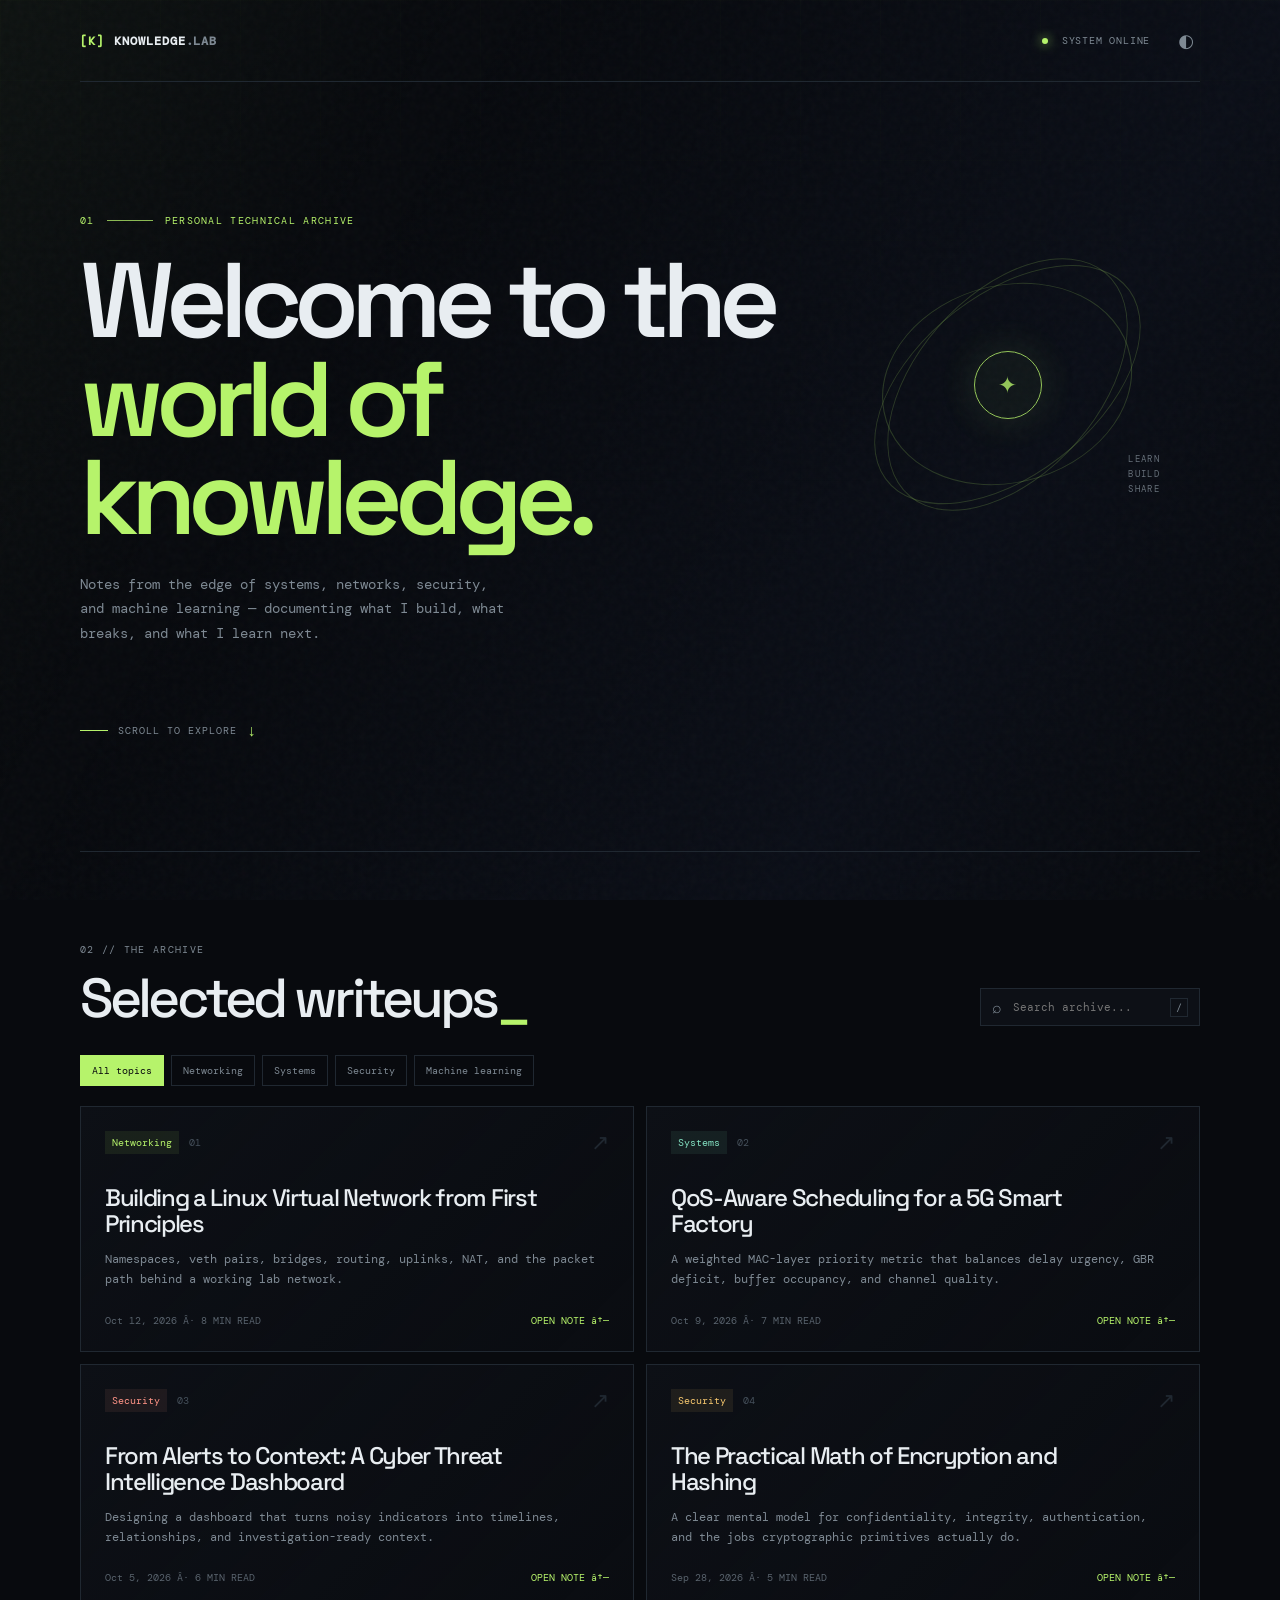
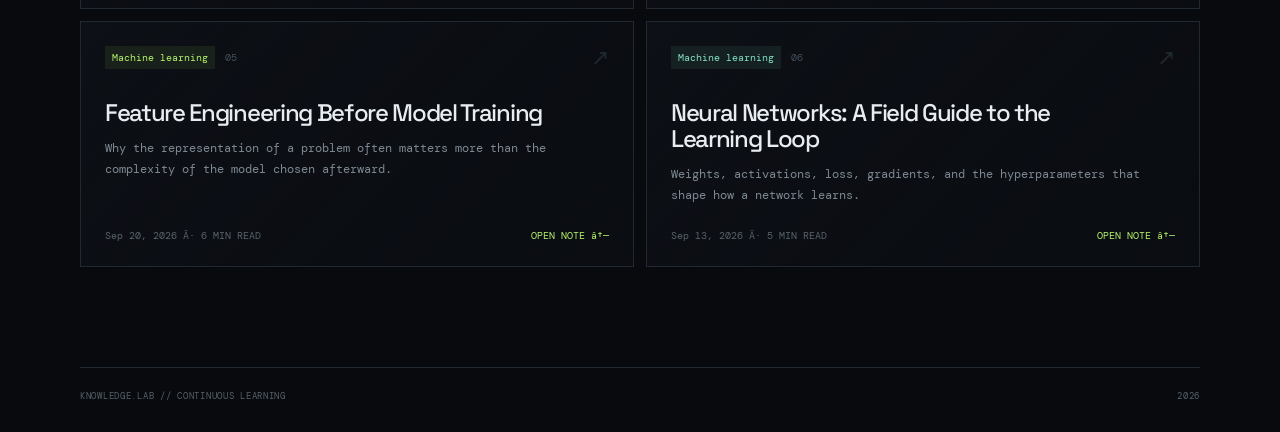
<file: index.html>
<!doctype html>
<html lang="en">
  <head>
    <meta charset="UTF-8" />
    <meta name="viewport" content="width=device-width, initial-scale=1.0" />
    <meta name="description" content="Technical writeups on networking, systems, security, and machine learning." />
    <title>Knowledge // Writeups</title>
    <link rel="stylesheet" href="styles.css" />
  </head>
  <body>
    <div class="site-grid" aria-hidden="true"></div>
    <header class="topbar">
      <a class="brand" href="#top"><span class="brand-symbol">[K]</span><span>KNOWLEDGE<span class="brand-dim">.LAB</span></span></a>
      <div class="topbar-right"><span class="system-status"><i></i> SYSTEM ONLINE</span><button class="theme-button" id="themeToggle" aria-label="Toggle theme">◐</button></div>
    </header>
    <main id="top">
      <section class="entry-section">
        <div class="entry-kicker"><span>01</span><b></b><span>PERSONAL TECHNICAL ARCHIVE</span></div>
        <h1>Welcome to the<br /><span>world of knowledge.</span></h1>
        <p class="entry-intro">Notes from the edge of systems, networks, security, and machine learning — documenting what I build, what breaks, and what I learn next.</p>
        <a class="scroll-cue" href="#writeups"><span class="scroll-line"></span>SCROLL TO EXPLORE <strong>↓</strong></a>
        <div class="entry-orb" aria-hidden="true"><span class="orb-core">✦</span><span class="orb-ring ring-a"></span><span class="orb-ring ring-b"></span><span class="orb-ring ring-c"></span><small>LEARN<br />BUILD<br />SHARE</small></div>
      </section>
      <section class="writeups-section" id="writeups">
        <div class="section-header">
          <div><div class="section-label">02 // THE ARCHIVE</div><h2>Selected writeups<span class="accent">_</span></h2></div>
          <label class="search-box" for="searchInput"><span>⌕</span><input id="searchInput" type="search" placeholder="Search archive..." autocomplete="off" /><kbd>/</kbd></label>
        </div>
        <div class="filter-row" id="filterRow" role="group" aria-label="Filter writeups"></div>
        <div class="writeup-grid" id="writeupGrid"></div>
        <div class="empty-state hidden" id="emptyState"><span>∅</span><p>NO MATCHING NOTES FOUND</p></div>
      </section>
    </main>
    <footer class="footer"><span>KNOWLEDGE.LAB // CONTINUOUS LEARNING</span><span id="year"></span></footer>
    <dialog class="writeup-modal" id="writeupModal"><button class="modal-close" id="modalClose" aria-label="Close writeup">×</button><div id="modalContent"></div></dialog>
    <script src="writeups.js"></script>
    <script src="app.js"></script>
  </body>
</html>
</file>
<file: styles.css>
@import url('https://fonts.googleapis.com/css2?family=DM+Mono:wght@400;500&family=Space+Grotesk:wght@400;500;600;700&display=swap');
:root{--bg:#080a0e;--surface:#0d1016;--surface-2:#11151d;--ink:#e8edf1;--muted:#7e8993;--line:#202831;--green:#b6f36b;--blue:#83b7ff;--red:#ff7c6c}*{box-sizing:border-box}html{scroll-behavior:smooth}body{margin:0;min-height:100vh;overflow-x:hidden;background:var(--bg);color:var(--ink);font-family:'Space Grotesk',system-ui,sans-serif}body:before{content:'';position:fixed;z-index:-2;inset:0;background:linear-gradient(120deg,rgba(182,243,107,.04),transparent 27%,rgba(91,129,255,.04) 72%,transparent);pointer-events:none}body:after{content:'';position:fixed;z-index:-1;inset:0;opacity:.035;background-image:url("data:image/svg+xml,%3Csvg viewBox='0 0 180 180' xmlns='http://www.w3.org/2000/svg'%3E%3Cfilter id='n'%3E%3CfeTurbulence type='fractalNoise' baseFrequency='.8' numOctaves='3' stitchTiles='stitch'/%3E%3C/filter%3E%3Crect width='100%25' height='100%25' filter='url(%23n)' opacity='.8'/%3E%3C/svg%3E");pointer-events:none}a{color:inherit;text-decoration:none}button,input{font:inherit}.site-grid{position:fixed;z-index:-1;inset:0;opacity:.45;background-image:linear-gradient(rgba(182,243,107,.035) 1px,transparent 1px),linear-gradient(90deg,rgba(182,243,107,.035) 1px,transparent 1px);background-size:80px 80px;mask-image:linear-gradient(to bottom,black,transparent 75%);pointer-events:none}.topbar,main,.footer{width:min(1120px,calc(100% - 64px));margin:0 auto}.topbar{height:82px;display:flex;align-items:center;justify-content:space-between;border-bottom:1px solid var(--line)}.brand{display:flex;gap:10px;align-items:center;color:var(--ink);font:600 12px 'DM Mono',monospace;letter-spacing:.08em}.brand-symbol{color:var(--green)}.brand-dim{color:var(--muted)}.topbar-right{display:flex;align-items:center;gap:22px}.system-status{color:var(--muted);font:10px 'DM Mono',monospace;letter-spacing:.08em}.system-status i{display:inline-block;width:6px;height:6px;margin-right:7px;border-radius:50%;background:var(--green);box-shadow:0 0 11px var(--green)}.theme-button{border:0;color:var(--muted);background:transparent;cursor:pointer;font-size:18px}.entry-section{position:relative;min-height:610px;padding:132px 0 110px;border-bottom:1px solid var(--line)}.entry-kicker,.section-label{display:flex;align-items:center;gap:12px;color:var(--green);font:10px 'DM Mono',monospace;letter-spacing:.13em}.entry-kicker b{width:46px;height:1px;background:var(--green);opacity:.75}.entry-section h1{max-width:760px;margin:25px 0 24px;font:600 clamp(54px,9vw,106px)/.93 'Space Grotesk',sans-serif;letter-spacing:-.075em}.entry-section h1 span{color:var(--green)}.entry-intro{max-width:430px;margin:0;color:var(--muted);font:14px/1.75 'DM Mono',monospace}.scroll-cue{display:flex;align-items:center;gap:10px;width:max-content;margin-top:75px;color:var(--muted);font:10px 'DM Mono',monospace;letter-spacing:.1em}.scroll-cue strong{color:var(--green);font-size:16px;font-weight:400}.scroll-line{display:block;width:28px;height:1px;background:var(--green)}.entry-orb{position:absolute;right:45px;top:155px;width:295px;height:295px;border-radius:50%;opacity:.8}.orb-core{position:absolute;top:50%;left:50%;z-index:2;display:grid;place-items:center;width:68px;height:68px;transform:translate(-50%,-50%);border:1px solid var(--green);border-radius:50%;color:var(--green);background:rgba(182,243,107,.05);box-shadow:0 0 45px rgba(182,243,107,.16);font-size:23px}.orb-ring{position:absolute;inset:12%;border:1px solid rgba(182,243,107,.23);border-radius:50%;transform:rotate(26deg) skewX(-14deg)}.ring-b{inset:0 18%;transform:rotate(73deg) skewX(14deg)}.ring-c{inset:19% 0;transform:rotate(-42deg) skewX(-10deg)}.entry-orb small{position:absolute;right:-5px;bottom:35px;color:var(--muted);font:9px/1.65 'DM Mono',monospace;letter-spacing:.15em}.writeups-section{padding:91px 0 100px}.section-header{display:flex;align-items:end;justify-content:space-between;gap:30px}.section-label{color:var(--muted)}.section-header h2{margin:15px 0 0;font:500 clamp(33px,5vw,55px)/1 'Space Grotesk';letter-spacing:-.07em}.accent{color:var(--green)}.search-box{width:220px;height:38px;display:flex;align-items:center;gap:9px;padding:0 11px;border:1px solid var(--line);background:var(--surface);color:var(--muted)}.search-box input{min-width:0;flex:1;border:0;outline:0;color:var(--ink);background:transparent;font:11px 'DM Mono',monospace}.search-box kbd{padding:2px 5px;border:1px solid var(--line);color:var(--muted);font:10px 'DM Mono',monospace}.filter-row{display:flex;flex-wrap:wrap;gap:7px;margin:29px 0 20px}.filter-button{padding:8px 11px;border:1px solid var(--line);border-radius:0;color:var(--muted);background:transparent;cursor:pointer;font:10px 'DM Mono',monospace}.filter-button:hover,.filter-button.active{color:var(--bg);border-color:var(--green);background:var(--green)}.writeup-grid{display:grid;grid-template-columns:repeat(2,1fr);gap:12px}.writeup-card{position:relative;min-height:245px;display:flex;flex-direction:column;padding:24px;overflow:hidden;border:1px solid var(--line);background:linear-gradient(135deg,var(--surface),rgba(13,16,22,.45));cursor:pointer;transition:.2s ease}.writeup-card:before{content:'↗';position:absolute;top:21px;right:24px;color:var(--line);font:22px 'DM Mono',monospace;transition:.2s}.writeup-card:after{content:'';position:absolute;left:0;bottom:0;width:0;height:2px;background:var(--green);transition:.25s}.writeup-card:hover{border-color:#3d4b3c;transform:translateY(-3px);background:linear-gradient(135deg,#10161a,var(--surface))}.writeup-card:hover:before{color:var(--green);transform:translate(3px,-3px)}.writeup-card:hover:after{width:100%}.card-top{display:flex;align-items:center;gap:10px}.tag{width:max-content;padding:5px 7px;color:var(--green);background:rgba(182,243,107,.08);font:10px 'DM Mono',monospace}.tag.mint{color:#83e1c2;background:rgba(131,225,194,.08)}.tag.amber{color:#f6c76e;background:rgba(246,199,110,.08)}.tag.coral{color:#ff9487;background:rgba(255,148,135,.08)}.card-index{color:#45505b;font:10px 'DM Mono',monospace}.writeup-card h3{max-width:500px;margin:31px 45px 12px 0;font:500 24px/1.08 'Space Grotesk';letter-spacing:-.055em}.writeup-card p{max-width:500px;margin:0;color:var(--muted);font:12px/1.7 'DM Mono',monospace}.card-footer{display:flex;justify-content:space-between;gap:15px;margin-top:auto;padding-top:24px;color:#59636d;font:10px 'DM Mono',monospace}.read-link{color:var(--green)}.empty-state{padding:60px 20px;border:1px dashed var(--line);text-align:center;color:var(--muted);font:11px 'DM Mono',monospace}.empty-state span{color:var(--green);font-size:24px}.hidden{display:none!important}.footer{display:flex;justify-content:space-between;padding:22px 0 30px;border-top:1px solid var(--line);color:#56616b;font:9px 'DM Mono',monospace;letter-spacing:.08em}.writeup-modal{width:min(680px,calc(100% - 30px));padding:0;border:1px solid #394438;border-radius:0;color:var(--ink);background:var(--surface-2);box-shadow:0 30px 100px #000}.writeup-modal::backdrop{background:rgba(0,0,0,.76);backdrop-filter:blur(4px)}.modal-close{position:absolute;top:13px;right:15px;border:0;color:var(--muted);background:transparent;font-size:24px;cursor:pointer}.modal-body{padding:42px 40px 40px}.modal-body h2{max-width:540px;margin:21px 0 12px;font:500 34px/1.05 'Space Grotesk';letter-spacing:-.065em}.modal-meta{color:var(--muted);font:10px 'DM Mono',monospace}.modal-copy{margin-top:29px;color:var(--muted);font:13px/1.85 'DM Mono',monospace}.modal-copy p{margin:0 0 15px}.modal-copy code{color:var(--green)}body.light{--bg:#eef1eb;--surface:#f8faf6;--surface-2:#f8faf6;--ink:#182019;--muted:#657065;--line:#d8e0d5;--green:#4c8c25}.light .site-grid{opacity:.18}.light .writeup-card{background:var(--surface)}.light .writeup-card:hover{background:#fff}@media (max-width:800px){.topbar,main,.footer{width:calc(100% - 38px)}.entry-section{min-height:570px;padding-top:100px}.entry-orb{right:-80px;top:230px;transform:scale(.76)}.writeup-grid{grid-template-columns:1fr}.section-header{display:block}.search-box{width:100%;margin-top:23px}.footer{display:block;line-height:1.9}}@media (max-width:500px){.topbar{height:70px}.system-status{display:none}.entry-section h1{font-size:55px}.entry-intro{font-size:11px}.entry-orb{right:-105px;top:260px}.scroll-cue{margin-top:52px}.writeups-section{padding-top:70px}.writeup-card{min-height:275px;padding:20px}.writeup-card h3{font-size:22px}.modal-body{padding:37px 22px 25px}.modal-body h2{font-size:28px}}
</file>
